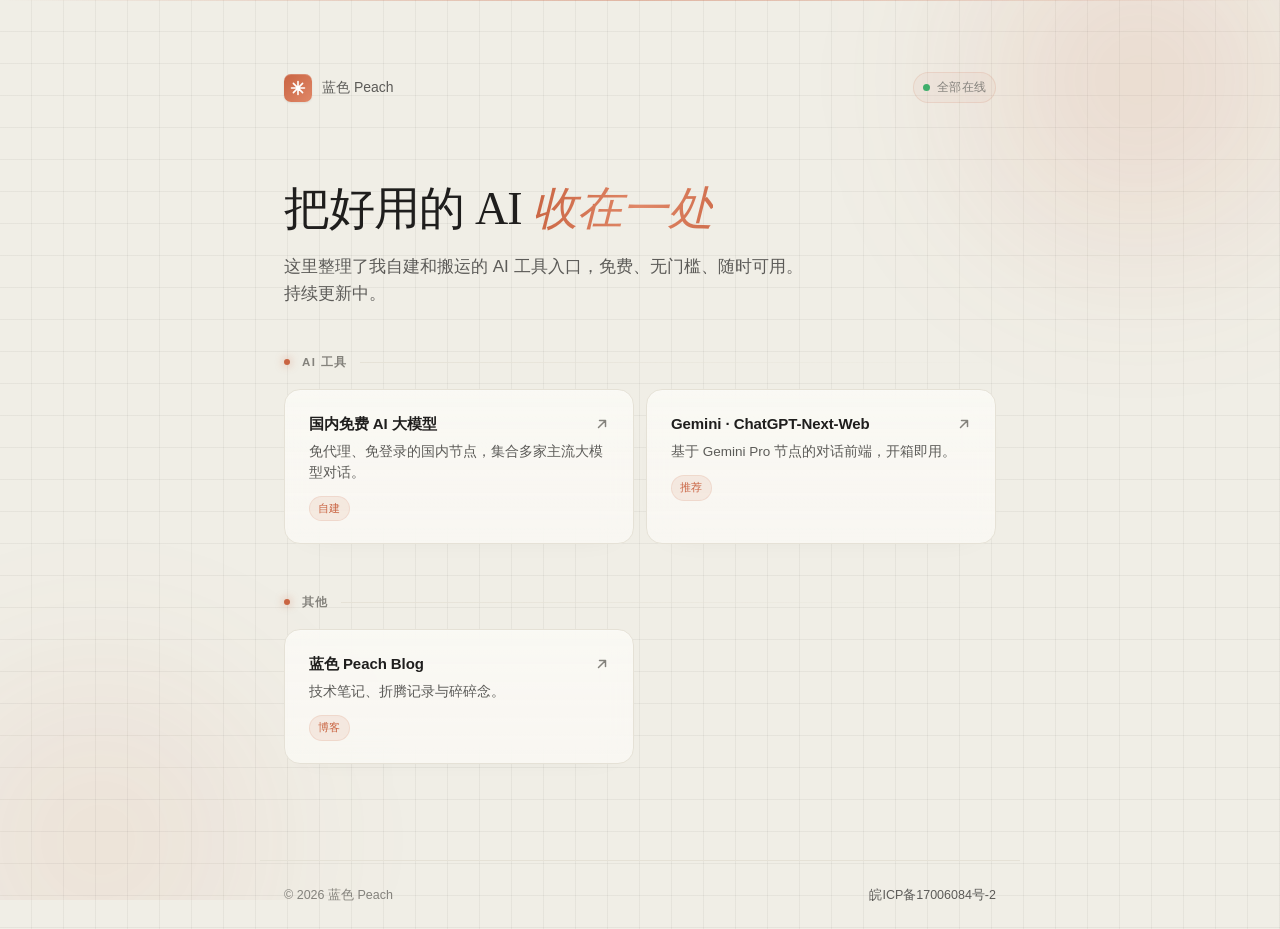
<file: docs/ai/index.html>
<!DOCTYPE html>
<html lang="zh-CN">
<head>
    <meta charset="UTF-8">
    <meta name="viewport" content="width=device-width, initial-scale=1">
    <title>蓝色 Peach · AI 工具集</title>
    <meta name="description" content="蓝色 Peach 整理的 AI 工具入口：国内免费大模型节点、Gemini ChatGPT-Next-Web、个人博客。">
    <meta name="theme-color" content="#F0EEE6" media="(prefers-color-scheme: light)">
    <meta name="theme-color" content="#1A1917" media="(prefers-color-scheme: dark)">
    <meta property="og:title" content="蓝色 Peach · AI 工具集">
    <meta property="og:description" content="整理一些自建和好用的 AI 入口，免费、无门槛、随时可用。">
    <meta property="og:type" content="website">
    <meta property="og:url" content="https://ai.lansepeach.cn/">

    <link rel="icon" href="data:image/svg+xml,%3Csvg xmlns='http://www.w3.org/2000/svg' viewBox='0 0 32 32'%3E%3Crect width='32' height='32' rx='7' fill='%23C96442'/%3E%3Cpath d='M16 7v18M7 16h18M9.5 9.5l13 13M22.5 9.5l-13 13' stroke='white' stroke-width='2.2' stroke-linecap='round'/%3E%3C/svg%3E">

    <noscript>
        <style>
            h1, .lede, .card, .section-label, .footer {
                opacity: 1 !important;
                animation: none !important;
                transform: none !important;
            }
        </style>
    </noscript>

    <style>
        :root {
            --bg:        #F0EEE6;
            --surface:   rgba(250, 249, 245, 0.82);
            --surface-strong: #FAF9F5;
            --border:    #E5E1D6;
            --border-strong: #D6D1C2;
            --ink:       #1F1E1D;
            --ink-muted: #5C5B58;
            --ink-soft:  #84827C;
            --accent:    #C96442;
            --accent-2:  #E08767;
            --accent-rgb: 201, 100, 66;
            --grid-line: rgba(31, 30, 29, 0.05);
            --status:    #3FAE6B;
            --shadow:    rgba(31, 30, 29, 0.10);
        }

        @media (prefers-color-scheme: dark) {
            :root {
                --bg:        #1A1917;
                --surface:   rgba(38, 37, 34, 0.78);
                --surface-strong: #262522;
                --border:    #34322E;
                --border-strong: #44423D;
                --ink:       #F4F2EC;
                --ink-muted: #B5B2AA;
                --ink-soft:  #84827C;
                --accent:    #E08767;
                --accent-2:  #F0A081;
                --accent-rgb: 224, 135, 103;
                --grid-line: rgba(244, 242, 236, 0.04);
                --status:    #5DD18A;
                --shadow:    rgba(0, 0, 0, 0.28);
            }
        }

        * {
            box-sizing: border-box;
        }

        html,
        body {
            margin: 0;
            padding: 0;
        }

        html {
            scroll-behavior: smooth;
        }

        body {
            min-height: 100vh;
            color: var(--ink);
            font-family: -apple-system, BlinkMacSystemFont, "Segoe UI",
                         "PingFang SC", "Hiragino Sans GB", "Microsoft YaHei",
                         "Source Han Sans SC", "Noto Sans CJK SC", sans-serif;
            font-size: 16px;
            line-height: 1.6;
            -webkit-font-smoothing: antialiased;
            -moz-osx-font-smoothing: grayscale;
            display: flex;
            flex-direction: column;
            position: relative;
            overflow-x: hidden;
            background-color: var(--bg);
            background-image:
                linear-gradient(var(--grid-line) 1px, transparent 1px),
                linear-gradient(90deg, var(--grid-line) 1px, transparent 1px);
            background-size: 32px 32px;
            background-position: -1px -1px;
        }

        body::before {
            content: "";
            position: fixed;
            top: 0;
            left: 0;
            right: 0;
            height: 1px;
            z-index: 9;
            background: linear-gradient(
                90deg,
                transparent,
                rgba(var(--accent-rgb), 0.55),
                transparent
            );
            opacity: 0.75;
            pointer-events: none;
        }

        .aurora {
            position: fixed;
            inset: 0;
            pointer-events: none;
            z-index: 0;
            overflow: hidden;
            contain: strict;
        }

        .aurora::before,
        .aurora::after {
            content: "";
            position: absolute;
            width: 520px;
            height: 520px;
            border-radius: 50%;
            filter: blur(80px);
            opacity: 0.55;
            will-change: transform;
        }

        .aurora::before {
            top: -180px;
            right: -120px;
            background: radial-gradient(circle, rgba(var(--accent-rgb), .35), transparent 65%);
            animation: drift1 22s ease-in-out infinite;
        }

        .aurora::after {
            bottom: -200px;
            left: -160px;
            background: radial-gradient(circle, rgba(var(--accent-rgb), .22), transparent 65%);
            animation: drift2 28s ease-in-out infinite;
        }

        @keyframes drift1 {
            0%, 100% {
                transform: translate(0, 0);
            }
            50% {
                transform: translate(-40px, 30px);
            }
        }

        @keyframes drift2 {
            0%, 100% {
                transform: translate(0, 0);
            }
            50% {
                transform: translate(50px, -25px);
            }
        }

        a {
            color: inherit;
        }

        .page {
            flex: 1;
            width: 100%;
            max-width: 760px;
            margin: 0 auto;
            padding: 72px 24px 48px;
            position: relative;
            z-index: 1;
        }

        /* ----- 顶部 ----- */
        .topbar {
            display: flex;
            align-items: center;
            justify-content: space-between;
            margin-bottom: 80px;
            animation: topbar-in .7s cubic-bezier(.2,.8,.2,1) both;
        }

        @keyframes topbar-in {
            from {
                opacity: 0;
                transform: translateY(-8px);
            }
            to {
                opacity: 1;
                transform: translateY(0);
            }
        }

        .brand {
            display: flex;
            align-items: center;
            gap: 10px;
            font-size: 14px;
            color: var(--ink-muted);
        }

        .brand-mark {
            position: relative;
            width: 28px;
            height: 28px;
            border-radius: 7px;
            background: linear-gradient(135deg, var(--accent), var(--accent-2));
            display: grid;
            place-items: center;
            box-shadow:
                0 1px 2px rgba(0,0,0,.08),
                inset 0 1px 0 rgba(255,255,255,.20);
        }

        .brand-mark::after {
            content: "";
            position: absolute;
            inset: -3px;
            border-radius: 10px;
            background: radial-gradient(circle, rgba(var(--accent-rgb), .45), transparent 70%);
            opacity: 0;
            z-index: -1;
            animation: breathe 3.6s ease-in-out infinite;
        }

        @keyframes breathe {
            0%, 100% {
                opacity: 0.25;
                transform: scale(0.95);
            }
            50% {
                opacity: 0.65;
                transform: scale(1.08);
            }
        }

        .brand-mark svg {
            display: block;
            position: relative;
            z-index: 1;
        }

        .status {
            display: inline-flex;
            align-items: center;
            gap: 7px;
            font-size: 12px;
            color: var(--ink-soft);
            font-variant-numeric: tabular-nums;
            letter-spacing: 0.02em;
            padding: 5px 9px;
            border: 1px solid rgba(var(--accent-rgb), 0.13);
            border-radius: 999px;
            background: rgba(var(--accent-rgb), 0.045);
            backdrop-filter: blur(10px);
            -webkit-backdrop-filter: blur(10px);
        }

        .dot {
            position: relative;
            width: 7px;
            height: 7px;
            border-radius: 50%;
            background: var(--status);
            box-shadow: 0 0 0 0 rgba(63, 174, 107, .55);
            animation: pulse 2.4s cubic-bezier(.4, 0, .6, 1) infinite;
        }

        @keyframes pulse {
            0% {
                box-shadow: 0 0 0 0 rgba(63, 174, 107, .55);
            }
            70% {
                box-shadow: 0 0 0 8px rgba(63, 174, 107, 0);
            }
            100% {
                box-shadow: 0 0 0 0 rgba(63, 174, 107, 0);
            }
        }

        /* ----- 标题 + 介绍 ----- */
        h1 {
            font-family: "Times New Roman", "Songti SC", "Source Han Serif SC",
                         "Noto Serif CJK SC", "STSong", serif;
            font-weight: 500;
            font-size: clamp(2rem, 5.2vw, 2.875rem);
            line-height: 1.12;
            letter-spacing: -0.02em;
            margin: 0 0 18px;
            color: var(--ink);
            opacity: 0;
            animation: fallback-reveal 0.4s ease-out 1.6s forwards;
        }

        h1 .accent {
            font-style: italic;
            background: linear-gradient(
                100deg,
                var(--accent) 0%,
                var(--accent-2) 30%,
                var(--accent) 60%,
                var(--accent-2) 100%
            );
            background-size: 200% 100%;
            -webkit-background-clip: text;
            background-clip: text;
            color: transparent;
            animation: shimmer 7s linear infinite;
        }

        @keyframes shimmer {
            0% {
                background-position: 0% 0;
            }
            100% {
                background-position: 200% 0;
            }
        }

        h1 .accent.tok-block {
            animation:
                shimmer 7s linear infinite,
                accent-reveal 0.55s cubic-bezier(.2, .7, .2, 1) var(--block-delay, 0ms) both;
        }

        @keyframes accent-reveal {
            0% {
                opacity: 0;
                filter: blur(8px);
                letter-spacing: 0.04em;
            }
            60% {
                opacity: 1;
            }
            100% {
                opacity: 1;
                filter: blur(0);
                letter-spacing: -0.02em;
            }
        }

        .lede {
            font-size: 1.0625rem;
            color: var(--ink-muted);
            margin: 0 0 46px;
            max-width: 56ch;
            opacity: 0;
            animation: fallback-reveal 0.4s ease-out 1.6s forwards;
        }

        @keyframes fallback-reveal {
            to {
                opacity: 1;
            }
        }

        /* ----- 流式生成：每个字符 ----- */
        .tok {
            opacity: 0;
            animation: tok-in 0.42s cubic-bezier(.2, .7, .2, 1) both;
        }

        @keyframes tok-in {
            0% {
                opacity: 0;
                text-shadow: 0 0 10px rgba(var(--accent-rgb), 0.55);
            }
            55% {
                opacity: 1;
                text-shadow: 0 0 5px rgba(var(--accent-rgb), 0.30);
            }
            100% {
                opacity: 1;
                text-shadow: 0 0 0 rgba(var(--accent-rgb), 0);
            }
        }

        /* 闪烁光标 */
        .cursor {
            display: inline-block;
            width: 0.5em;
            height: 1.05em;
            vertical-align: -3px;
            margin-left: 5px;
            background: linear-gradient(180deg, var(--accent), var(--accent-2));
            border-radius: 1px;
            box-shadow: 0 0 8px rgba(var(--accent-rgb), 0.5);
            opacity: 0;
            transition: opacity 0.5s ease;
        }

        .lede .cursor {
            height: 0.95em;
            vertical-align: -2px;
        }

        .cursor.on {
            animation: blink 1.05s ease-in-out infinite;
        }

        @keyframes blink {
            0%, 100% {
                opacity: 1;
            }
            50% {
                opacity: 0.2;
            }
        }

        /* ----- 分组 ----- */
        .section-label {
            display: flex;
            align-items: center;
            gap: 12px;
            font-size: 11.5px;
            font-weight: 600;
            letter-spacing: 0.12em;
            text-transform: uppercase;
            color: var(--ink-soft);
            margin: 0 0 18px;
            opacity: 0;
            transform: translateY(6px);
            animation: label-in .55s cubic-bezier(.2,.8,.2,1) forwards;
        }

        .section-label:nth-of-type(1) {
            animation-delay: .48s;
        }

        .section-label:nth-of-type(2) {
            animation-delay: .78s;
        }

        @keyframes label-in {
            to {
                opacity: 1;
                transform: translateY(0);
            }
        }

        .section-label::before {
            content: "";
            width: 6px;
            height: 6px;
            background: var(--accent);
            border-radius: 50%;
            box-shadow: 0 0 8px rgba(var(--accent-rgb), .6);
        }

        .section-label::after {
            content: "";
            flex: 1;
            height: 1px;
            background: linear-gradient(90deg, var(--border), transparent);
        }

        /* ----- 卡片栅格 ----- */
        .grid {
            display: grid;
            grid-template-columns: repeat(2, minmax(0, 1fr));
            gap: 12px;
            margin-bottom: 48px;
        }

        .card {
            display: block;
            padding: 22px 24px;
            background:
                linear-gradient(
                    180deg,
                    rgba(255,255,255,.16),
                    rgba(255,255,255,0)
                ),
                var(--surface);
            border: 1px solid var(--border);
            border-radius: 16px;
            text-decoration: none;
            color: var(--ink);
            position: relative;
            overflow: hidden;
            transition:
                border-color .2s ease,
                transform .2s ease,
                box-shadow .2s ease,
                background-color .2s ease;
            opacity: 0;
            animation: rise .6s cubic-bezier(.2,.8,.2,1) forwards;
            backdrop-filter: blur(14px);
            -webkit-backdrop-filter: blur(14px);
            box-shadow:
                0 1px 0 rgba(255,255,255,.15) inset,
                0 10px 30px -24px var(--shadow);
        }

        /* 关键：卡片变快，不等上方打字完成 */
        .grid > .card:nth-child(1) {
            animation-delay: .62s;
        }

        .grid > .card:nth-child(2) {
            animation-delay: .76s;
        }

        .grid > .card:nth-child(3) {
            animation-delay: .90s;
        }

        @keyframes rise {
            from {
                opacity: 0;
                transform: translateY(12px) scale(.985);
            }
            to {
                opacity: 1;
                transform: translateY(0) scale(1);
            }
        }

        .card::before {
            content: "";
            position: absolute;
            inset: 0;
            border-radius: inherit;
            background: radial-gradient(
                260px circle at var(--mx, -200px) var(--my, -200px),
                rgba(var(--accent-rgb), .16),
                transparent 52%
            );
            opacity: 0;
            transition: opacity .25s ease;
            pointer-events: none;
        }

        .card::after {
            content: "";
            position: absolute;
            inset: 0;
            border-radius: inherit;
            padding: 1px;
            background: linear-gradient(
                135deg,
                rgba(var(--accent-rgb), .38),
                transparent 35%,
                transparent 65%,
                rgba(var(--accent-rgb), .14)
            );
            -webkit-mask:
                linear-gradient(#000 0 0) content-box,
                linear-gradient(#000 0 0);
            -webkit-mask-composite: xor;
            mask-composite: exclude;
            opacity: 0;
            transition: opacity .25s ease;
            pointer-events: none;
        }

        .card:hover::before,
        .card:hover::after {
            opacity: 1;
        }

        .card:hover {
            border-color: var(--border-strong);
            transform: translateY(-3px);
            box-shadow:
                0 1px 0 rgba(255,255,255,.20) inset,
                0 16px 36px -18px var(--shadow);
        }

        .card:active {
            transform: translateY(-1px) scale(.995);
        }

        .card:focus-visible {
            outline: 2px solid var(--accent);
            outline-offset: 3px;
        }

        .card-head {
            display: flex;
            align-items: center;
            justify-content: space-between;
            gap: 12px;
            margin: 0 0 6px;
            position: relative;
            z-index: 1;
        }

        .card-title {
            font-weight: 600;
            font-size: 15px;
            letter-spacing: -0.005em;
        }

        .arrow {
            color: var(--ink-soft);
            transition: transform .25s ease, color .25s ease;
            flex-shrink: 0;
        }

        .card:hover .arrow {
            color: var(--accent);
            transform: translate(2px, -2px);
        }

        .card-desc {
            font-size: 13.5px;
            color: var(--ink-muted);
            margin: 0;
            line-height: 1.55;
            position: relative;
            z-index: 1;
        }

        .card-tag {
            display: inline-block;
            margin-top: 12px;
            font-size: 11px;
            font-weight: 500;
            letter-spacing: 0.04em;
            color: var(--accent);
            background: rgba(var(--accent-rgb), .10);
            padding: 3px 8px;
            border-radius: 999px;
            position: relative;
            z-index: 1;
            border: 1px solid rgba(var(--accent-rgb), .12);
        }

        /* ----- 页脚 ----- */
        .footer {
            width: 100%;
            max-width: 760px;
            margin: 0 auto;
            padding: 24px;
            font-size: 12.5px;
            color: var(--ink-soft);
            border-top: 1px solid var(--border);
            display: flex;
            flex-wrap: wrap;
            justify-content: space-between;
            gap: 8px;
            position: relative;
            z-index: 1;
            opacity: 0;
            animation: footer-in .6s ease-out 1s forwards;
        }

        @keyframes footer-in {
            from {
                opacity: 0;
                transform: translateY(8px);
            }
            to {
                opacity: 1;
                transform: translateY(0);
            }
        }

        .footer a {
            color: var(--ink-muted);
            text-decoration: none;
            transition: color .2s ease;
        }

        .footer a:hover {
            color: var(--accent);
        }

        ::selection {
            background: rgba(var(--accent-rgb), .25);
            color: var(--ink);
        }

        @media (max-width: 600px) {
            .page {
                padding: 48px 20px 32px;
            }

            .topbar {
                margin-bottom: 56px;
            }

            .lede {
                margin-bottom: 40px;
                font-size: 1rem;
            }

            .grid {
                grid-template-columns: 1fr;
                gap: 10px;
                margin-bottom: 40px;
            }

            .card {
                padding: 20px 20px;
                border-radius: 15px;
            }

            .footer {
                padding: 20px;
            }
        }

        @media (prefers-reduced-motion: reduce) {
            *,
            *::before,
            *::after {
                animation-duration: 0.01ms !important;
                animation-iteration-count: 1 !important;
                transition-duration: 0.01ms !important;
            }

            h1,
            .lede,
            .card,
            .section-label,
            .footer {
                opacity: 1 !important;
                transform: none !important;
            }

            .tok {
                opacity: 1 !important;
            }
        }
    </style>
</head>

<body>
    <div class="aurora" aria-hidden="true"></div>

    <main class="page">
        <div class="topbar">
            <div class="brand">
                <span class="brand-mark" aria-hidden="true">
                    <svg width="16" height="16" viewBox="0 0 16 16" fill="none">
                        <path d="M8 1.5v13M1.5 8h13M3.4 3.4l9.2 9.2M12.6 3.4l-9.2 9.2"
                              stroke="white" stroke-width="1.6" stroke-linecap="round"/>
                    </svg>
                </span>
                <span>蓝色 Peach</span>
            </div>

            <div class="status" aria-label="服务状态">
                <span class="dot" aria-hidden="true"></span>
                <span>全部在线</span>
            </div>
        </div>

        <h1>把好用的 AI <span class="accent">收在一处</span></h1>

        <p class="lede">
            这里整理了我自建和搬运的 AI 工具入口，免费、无门槛、随时可用。<br>
            持续更新中。
        </p>

        <div class="section-label">AI 工具</div>

        <div class="grid">
            <a class="card" href="https://ainb.lansepeach.cn/" target="_blank" rel="noopener noreferrer">
                <div class="card-head">
                    <span class="card-title">国内免费 AI 大模型</span>
                    <svg class="arrow" width="14" height="14" viewBox="0 0 14 14" fill="none" aria-hidden="true">
                        <path d="M3.5 10.5L10.5 3.5M10.5 3.5H4.5M10.5 3.5V9.5"
                              stroke="currentColor" stroke-width="1.5" stroke-linecap="round" stroke-linejoin="round"/>
                    </svg>
                </div>
                <p class="card-desc">免代理、免登录的国内节点，集合多家主流大模型对话。</p>
                <span class="card-tag">自建</span>
            </a>

            <a class="card" href="https://aigg.566662.xyz/" target="_blank" rel="noopener noreferrer">
                <div class="card-head">
                    <span class="card-title">Gemini · ChatGPT-Next-Web</span>
                    <svg class="arrow" width="14" height="14" viewBox="0 0 14 14" fill="none" aria-hidden="true">
                        <path d="M3.5 10.5L10.5 3.5M10.5 3.5H4.5M10.5 3.5V9.5"
                              stroke="currentColor" stroke-width="1.5" stroke-linecap="round" stroke-linejoin="round"/>
                    </svg>
                </div>
                <p class="card-desc">基于 Gemini Pro 节点的对话前端，开箱即用。</p>
                <span class="card-tag">推荐</span>
            </a>
        </div>

        <div class="section-label">其他</div>

        <div class="grid">
            <a class="card" href="https://blog.lansepeach.cn/" target="_blank" rel="noopener noreferrer">
                <div class="card-head">
                    <span class="card-title">蓝色 Peach Blog</span>
                    <svg class="arrow" width="14" height="14" viewBox="0 0 14 14" fill="none" aria-hidden="true">
                        <path d="M3.5 10.5L10.5 3.5M10.5 3.5H4.5M10.5 3.5V9.5"
                              stroke="currentColor" stroke-width="1.5" stroke-linecap="round" stroke-linejoin="round"/>
                    </svg>
                </div>
                <p class="card-desc">技术笔记、折腾记录与碎碎念。</p>
                <span class="card-tag">博客</span>
            </a>
        </div>
    </main>

    <footer class="footer">
        <span>&copy; 2026 蓝色 Peach</span>
        <a href="https://beian.miit.gov.cn/" target="_blank" rel="noopener noreferrer">皖ICP备17006084号-2</a>
    </footer>

    <script>
        // 卡片鼠标 spotlight ─ 只更新 CSS 变量，零 layout
        (function () {
            if (matchMedia('(prefers-reduced-motion: reduce)').matches) return;

            document.querySelectorAll('.card').forEach(function (card) {
                card.addEventListener('pointermove', function (e) {
                    var r = card.getBoundingClientRect();
                    card.style.setProperty('--mx', (e.clientX - r.left) + 'px');
                    card.style.setProperty('--my', (e.clientY - r.top) + 'px');
                }, { passive: true });

                card.addEventListener('pointerleave', function () {
                    card.style.removeProperty('--mx');
                    card.style.removeProperty('--my');
                }, { passive: true });
            });
        })();

        // AI 流式生成：将标题与介绍按字符切片，错峰播放一次性 keyframe
        (function () {
            if (matchMedia('(prefers-reduced-motion: reduce)').matches) return;

            var h1 = document.querySelector('h1');
            var lede = document.querySelector('.lede');

            if (!h1 || !lede) return;

            function tokenize(el, startMs, perChar) {
                var t = startMs;
                var collected = [];
                var nodes = Array.prototype.slice.call(el.childNodes);

                for (var i = 0; i < nodes.length; i++) {
                    var node = nodes[i];

                    if (node.nodeType === 3) {
                        var text = node.nodeValue;

                        for (var j = 0; j < text.length; j++) {
                            var ch = text[j];

                            if (ch === '\n') {
                                continue;
                            }

                            var s = document.createElement('span');
                            s.className = 'tok';
                            s.textContent = ch;

                            if (ch !== ' ') {
                                var jitter = (Math.random() - 0.5) * 0.45 * perChar;
                                t += perChar + jitter;

                                // 偶发 token 思考停顿，稍微调低概率，整体更快
                                if (Math.random() < 0.045) {
                                    t += 80;
                                }
                            } else {
                                t += perChar * 0.4;
                            }

                            s.style.animationDelay = Math.round(t) + 'ms';
                            collected.push(s);
                        }
                    } else if (node.nodeType === 1) {
                        // 元素节点：<br> 直接保留；其他如 .accent 作为整体块揭示
                        if (node.tagName === 'BR') {
                            collected.push(node);
                        } else {
                            var len = (node.textContent || '').length;

                            t += perChar * 1.2;
                            node.classList.add('tok-block');
                            node.style.setProperty('--block-delay', Math.round(t) + 'ms');

                            t += perChar * Math.max(len, 1);
                            collected.push(node);
                        }
                    }
                }

                el.textContent = '';

                for (var k = 0; k < collected.length; k++) {
                    el.appendChild(collected[k]);
                }

                return t;
            }

            try {
                var t = 180;

                // 标题稍微快一点
                t = tokenize(h1, t, 48);
                var titleEnd = t;

                // 介绍也稍微快一点
                t = tokenize(lede, t + 180, 18);
                var ledeEnd = t;

                // 立即把容器显出来；字符各自的 opacity 动画接管视觉
                h1.style.opacity = '1';
                h1.style.animation = 'none';

                lede.style.opacity = '1';
                lede.style.animation = 'none';

                // 流式结束后：光标淡入 → 闪烁 → 淡出
                var cursor = document.createElement('span');
                cursor.className = 'cursor';
                lede.appendChild(cursor);

                setTimeout(function () {
                    cursor.style.opacity = '1';
                    cursor.classList.add('on');
                }, ledeEnd + 80);

                setTimeout(function () {
                    cursor.style.opacity = '0';
                }, ledeEnd + 2200);

                setTimeout(function () {
                    cursor.remove();
                }, ledeEnd + 2800);

                // 关键修改：
                // 卡片不再等待上方文字全部打完，而是页面打开后快速显示。
                var cards = document.querySelectorAll('.card');

                for (var i = 0; i < cards.length; i++) {
                    cards[i].style.animationDelay = (300 + i * 90) + 'ms';
                }
            } catch (e) {
                h1.style.opacity = '1';
                h1.style.animation = 'none';

                lede.style.opacity = '1';
                lede.style.animation = 'none';

                document.querySelectorAll('.card').forEach(function (card) {
                    card.style.opacity = '1';
                    card.style.animation = 'none';
                });
            }
        })();
    </script>
</body>
</html>
</file>
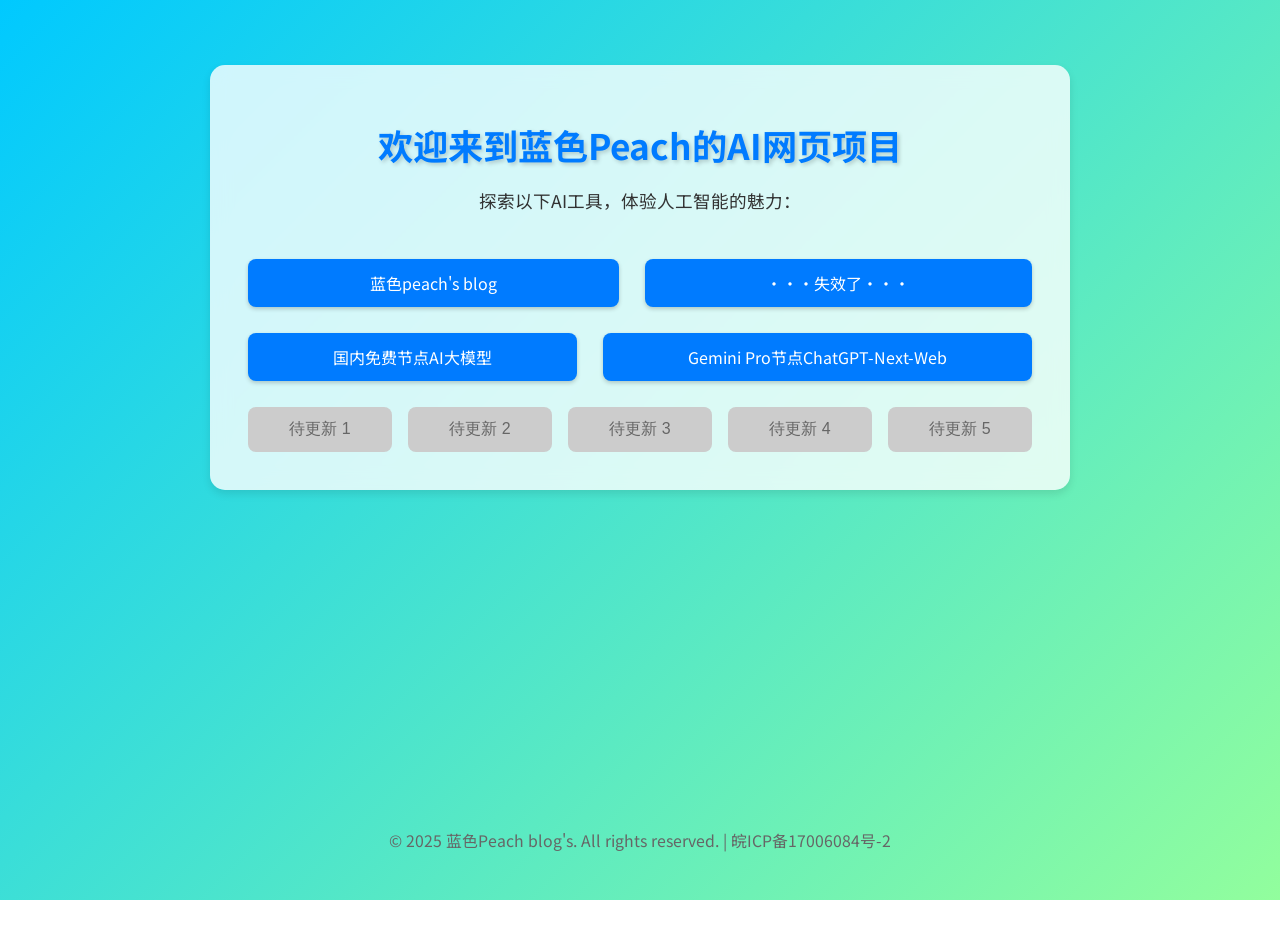
<file: docs/ai/1index.html>
<!DOCTYPE html>
<html lang="zh-CN">
<head>
    <meta charset="UTF-8">
    <meta name="viewport" content="width=device-width, initial-scale=1.0, maximum-scale=1.0, user-scalable=no">
    <title>蓝色Peach的AI项目</title>
    <script type="text/javascript" nonce="4603649f77224877b934e6fff2b" src="//injections.adguard.org?ts=1778095272687&amp;type=content-script&amp;dmn=nb.lansepeach.cn:28888&amp;url=https%3A%2F%2Fnb.lansepeach.cn%3A28888%2Fapi%2Fv1%2Ffiles%2Fdownload%3Fpath%3D%252Fopt%252F1panel%252Fapps%252Fopenresty%252Fopenresty%252Fwww%252Fsites%252Fai.lansepeach.cn%252Findex%252F1index.html&amp;app=msedge.exe&amp;css=3&amp;js=1&amp;rel=1&amp;rji=1&amp;sbe=1&amp;stealth=1&amp;st-wrtc&amp;st-loc&amp;st-dnt"></script><script type="text/javascript" nonce="4603649f77224877b934e6fff2b" src="//injections.adguard.org?ts=1778095272687&amp;name=AdGuard%20Assistant&amp;name=AdGuard%20Extra&amp;name=AdGuard%20Popup%20Blocker&amp;type=user-script"></script><link rel="preconnect" href="https://fonts.googleapis.com">
    <link rel="preconnect" href="https://fonts.gstatic.com" crossorigin>
    <link href="https://fonts.googleapis.com/css2?family=Noto+Sans+SC:wght@400;500;700&display=swap" rel="stylesheet">
    <style>
        body {
            font-family: 'Noto Sans SC', sans-serif;
            background: linear-gradient(135deg, #00c9ff, #92fe9d) fixed;
            background-size: cover;
            color: #333;
            text-align: center;
            margin: 0;
            display: flex;
            flex-direction: column;
            align-items: center;
            justify-content: flex-start;
            min-height: 100vh;
            padding: 20px;
            overflow: hidden;
        }

        .container {
            background-color: rgba(255, 255, 255, 0.8);
            border-radius: 15px;
            padding: 30px;
            box-shadow: 0 4px 8px rgba(0, 0, 0, 0.1);
            max-width: 800px;
            width: 90%;
            backdrop-filter: blur(10px);
            -webkit-backdrop-filter: blur(10px);
            margin-top: 5vh;
        }

        h1 {
            font-size: 2.2em;
            font-weight: 700;
            margin-bottom: 0.5em;
            color: #007bff;
            text-shadow: 2px 2px 4px rgba(0, 0, 0, 0.2);
        }

        p {
            font-size: 1.1em;
            margin-bottom: 2em;
            line-height: 1.6;
        }

        .btn {
            background-color: #007bff;
            color: #ffffff;
            padding: 12px 20px;
            border: none;
            border-radius: 8px;
            cursor: pointer;
            margin: 8px;
            transition: all 0.3s ease-in-out;
            font-size: 1em;
            text-decoration: none;
            display: inline-block;
            min-width: 0;
            width: auto;
            box-shadow: 0 2px 4px rgba(0, 0, 0, 0.2);
        }

        .btn:hover {
            background-color: #0056b3;
            transform: translateY(-3px);
            box-shadow: 0 4px 6px rgba(0, 0, 0, 0.3);
        }

        .btn-disabled, .btn-pending {
            background-color: #cccccc;
            color: #666666;
            cursor: not-allowed;
            box-shadow: none;
        }

        .btn-disabled:hover, .btn-pending:hover {
            transform: none;
        }

        .btn-container {
            display: flex;
            flex-wrap: wrap;
            justify-content: center;
            align-items: center;
            margin-top: 20px;
            gap: 10px;
        }

        .btn-row {
            display: flex;
            flex-wrap: wrap;
            justify-content: center;
            gap: 10px;
            width: 100%;
        }
        .btn-row > * {
          flex: 1 1 auto;
          max-width: calc(50% - 10px);
        }
        .btn-row-pending{
            display: flex;
            flex-wrap: wrap;
            justify-content: center;
            width: 100%;
        }
        .btn-row-pending > *{
            flex: 1 1 auto;
            max-width: calc(33.33% - 10px);
        }

        /* 底部信息 - 无样式 */
        .footer {
            text-align: center;
            color: #666;
            font-size: 0.9em;
            position: fixed;
            bottom: 10px;
            left: 0; /* 从左边开始 */
            width: 100%; /* 占满整个宽度 */
            padding: 5px 0; /* 只有上下 padding */
            background-color: transparent; /* 透明背景 */
        }

        .footer a{
            color: #666;
            text-decoration: none;
        }
        .footer a:hover{
            text-decoration: underline;
        }


        /* 媒体查询 */
        @media (max-width: 768px) {
            .container {
                padding: 20px;
                margin-top: 3vh;
            }
            h1 {
                font-size: 1.8em;
            }
            p {
                font-size: 1em;
            }
            .btn {
                width: auto;
                margin: 5px;
                padding: 10px 15px;
            }

            .btn-row > * {
                max-width: 100%;
            }
            .btn-row-pending > *{
                max-width: 100%;
            }
             .footer {
                padding: 3px 0; /* 移动端稍微减小 padding */
                font-size: 0.8em;
                bottom: 5px;
            }
        }

         @media (max-width: 480px) {
              .btn-row > * {
                max-width: 100%;
            }
            .btn-row-pending > *{
                max-width: 100%;
            }
         }

    </style>
</head>

<body>
    <div class="container">
        <h1>欢迎来到蓝色Peach的AI网页项目</h1>
        <p>探索以下AI工具，体验人工智能的魅力：</p>
        <div class="btn-container">
            <div class="btn-row">
                <a href="https://blog.lansepeach.cn/" class="btn">蓝色peach's blog</a>
                <a href="#" class="btn">···失效了···</a>
            </div>
             <div class="btn-row">
                 <a href="https://ainb.lansepeach.cn/" class="btn">国内免费节点AI大模型</a>
                <a href="https://aigg.566662.xyz/" class="btn">Gemini Pro节点ChatGPT-Next-Web</a>
            </div>
            <div class="btn-row-pending">
                 <button class="btn btn-pending">待更新 1</button>
                <button class="btn btn-pending">待更新 2</button>
                <button class="btn btn-pending">待更新 3</button>
                <button class="btn btn-pending">待更新 4</button>
                <button class="btn btn-pending">待更新 5</button>
            </div>
        </div>
    </div>

    <div class="footer">
        <p>&copy; 2025 蓝色Peach blog's. All rights reserved. | <a href="https://beian.miit.gov.cn/" target="_blank">皖ICP备17006084号-2</a></p>
    </div>
</body>

</html>
</file>
